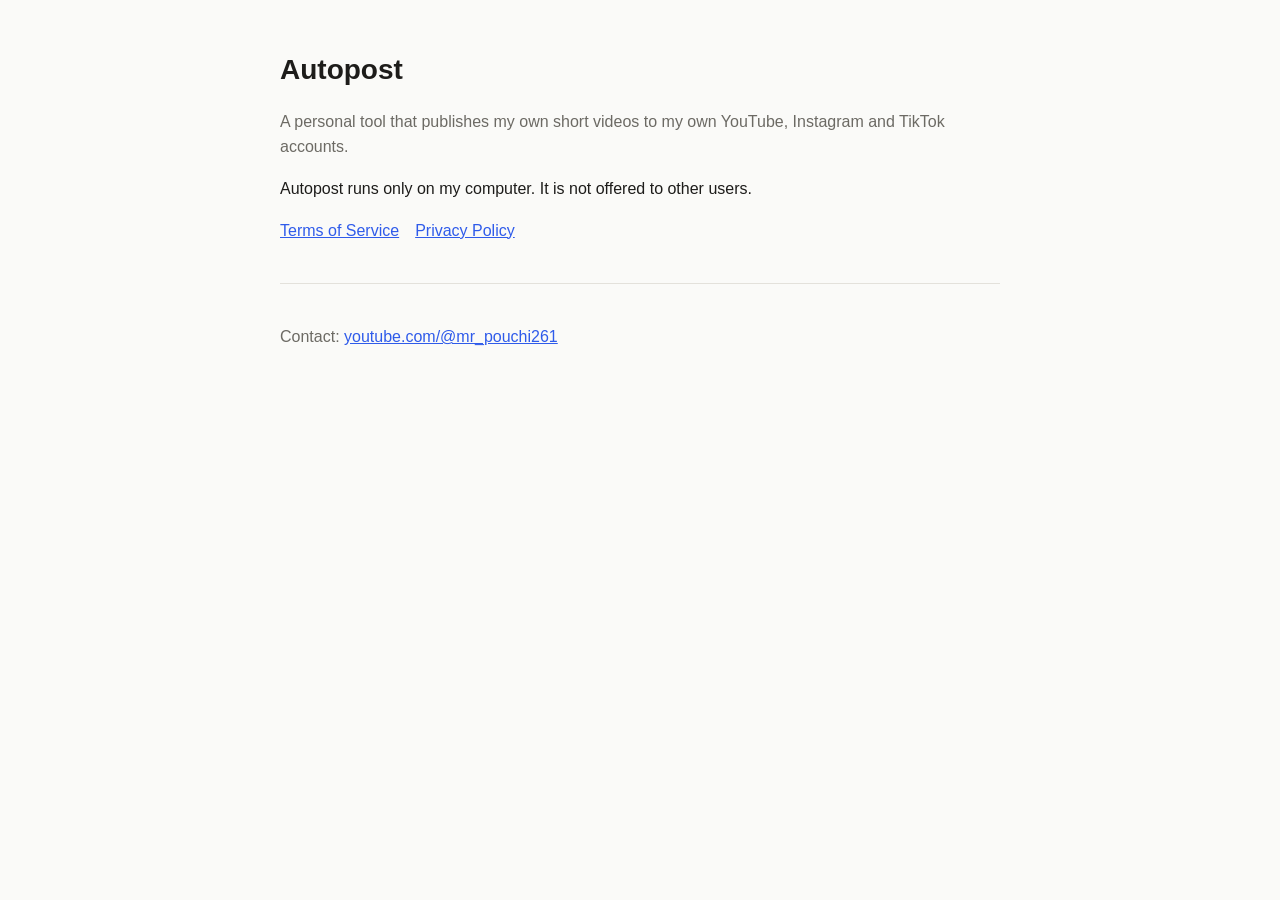
<file: index.html>
<!doctype html><html lang="en"><head><meta charset="utf-8"><meta name="viewport" content="width=device-width,initial-scale=1">
<title>Autopost</title><link rel="stylesheet" href="style.css"></head><body><main>
<h1>Autopost</h1>
<p class="muted">A personal tool that publishes my own short videos to my own YouTube, Instagram and TikTok accounts.</p>
<p>Autopost runs only on my computer. It is not offered to other users.</p>
<nav><a href="terms.html">Terms of Service</a><a href="privacy.html">Privacy Policy</a></nav>
<hr>
<p class="muted">Contact: <a href="https://www.youtube.com/@mr_pouchi261">youtube.com/@mr_pouchi261</a></p>
</main></body></html>
</file>
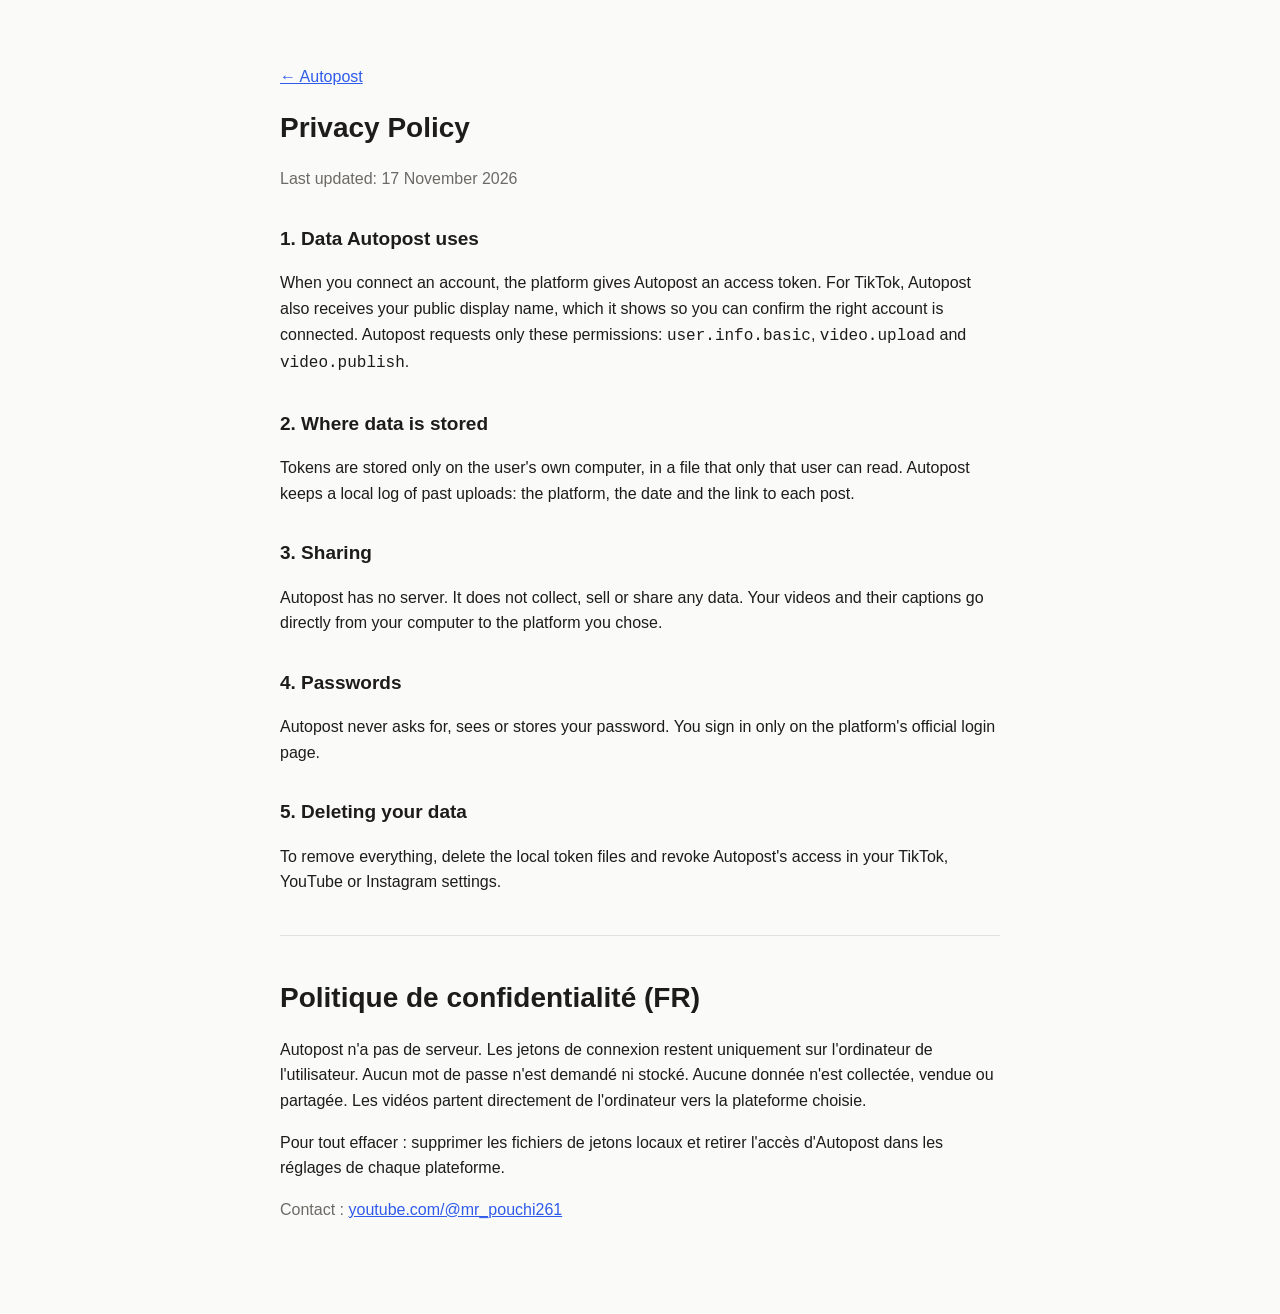
<file: privacy.html>
<!doctype html><html lang="en"><head><meta charset="utf-8"><meta name="viewport" content="width=device-width,initial-scale=1">
<title>Privacy Policy</title><link rel="stylesheet" href="style.css"></head><body><main>
<p><a href="index.html">← Autopost</a></p>
<h1>Privacy Policy</h1>
<p class="muted">Last updated: 17 November 2026</p>

<h2>1. Data Autopost uses</h2>
<p>When you connect an account, the platform gives Autopost an access token. For TikTok, Autopost also receives your public display name, which it shows so you can confirm the right account is connected. Autopost requests only these permissions: <code>user.info.basic</code>, <code>video.upload</code> and <code>video.publish</code>.</p>

<h2>2. Where data is stored</h2>
<p>Tokens are stored only on the user's own computer, in a file that only that user can read. Autopost keeps a local log of past uploads: the platform, the date and the link to each post.</p>

<h2>3. Sharing</h2>
<p>Autopost has no server. It does not collect, sell or share any data. Your videos and their captions go directly from your computer to the platform you chose.</p>

<h2>4. Passwords</h2>
<p>Autopost never asks for, sees or stores your password. You sign in only on the platform's official login page.</p>

<h2>5. Deleting your data</h2>
<p>To remove everything, delete the local token files and revoke Autopost's access in your TikTok, YouTube or Instagram settings.</p>

<hr>
<h1>Politique de confidentialité (FR)</h1>
<p>Autopost n'a pas de serveur. Les jetons de connexion restent uniquement sur l'ordinateur de l'utilisateur. Aucun mot de passe n'est demandé ni stocké. Aucune donnée n'est collectée, vendue ou partagée. Les vidéos partent directement de l'ordinateur vers la plateforme choisie.</p>
<p>Pour tout effacer : supprimer les fichiers de jetons locaux et retirer l'accès d'Autopost dans les réglages de chaque plateforme.</p>
<p class="muted">Contact : <a href="https://www.youtube.com/@mr_pouchi261">youtube.com/@mr_pouchi261</a></p>
</main></body></html>
</file>
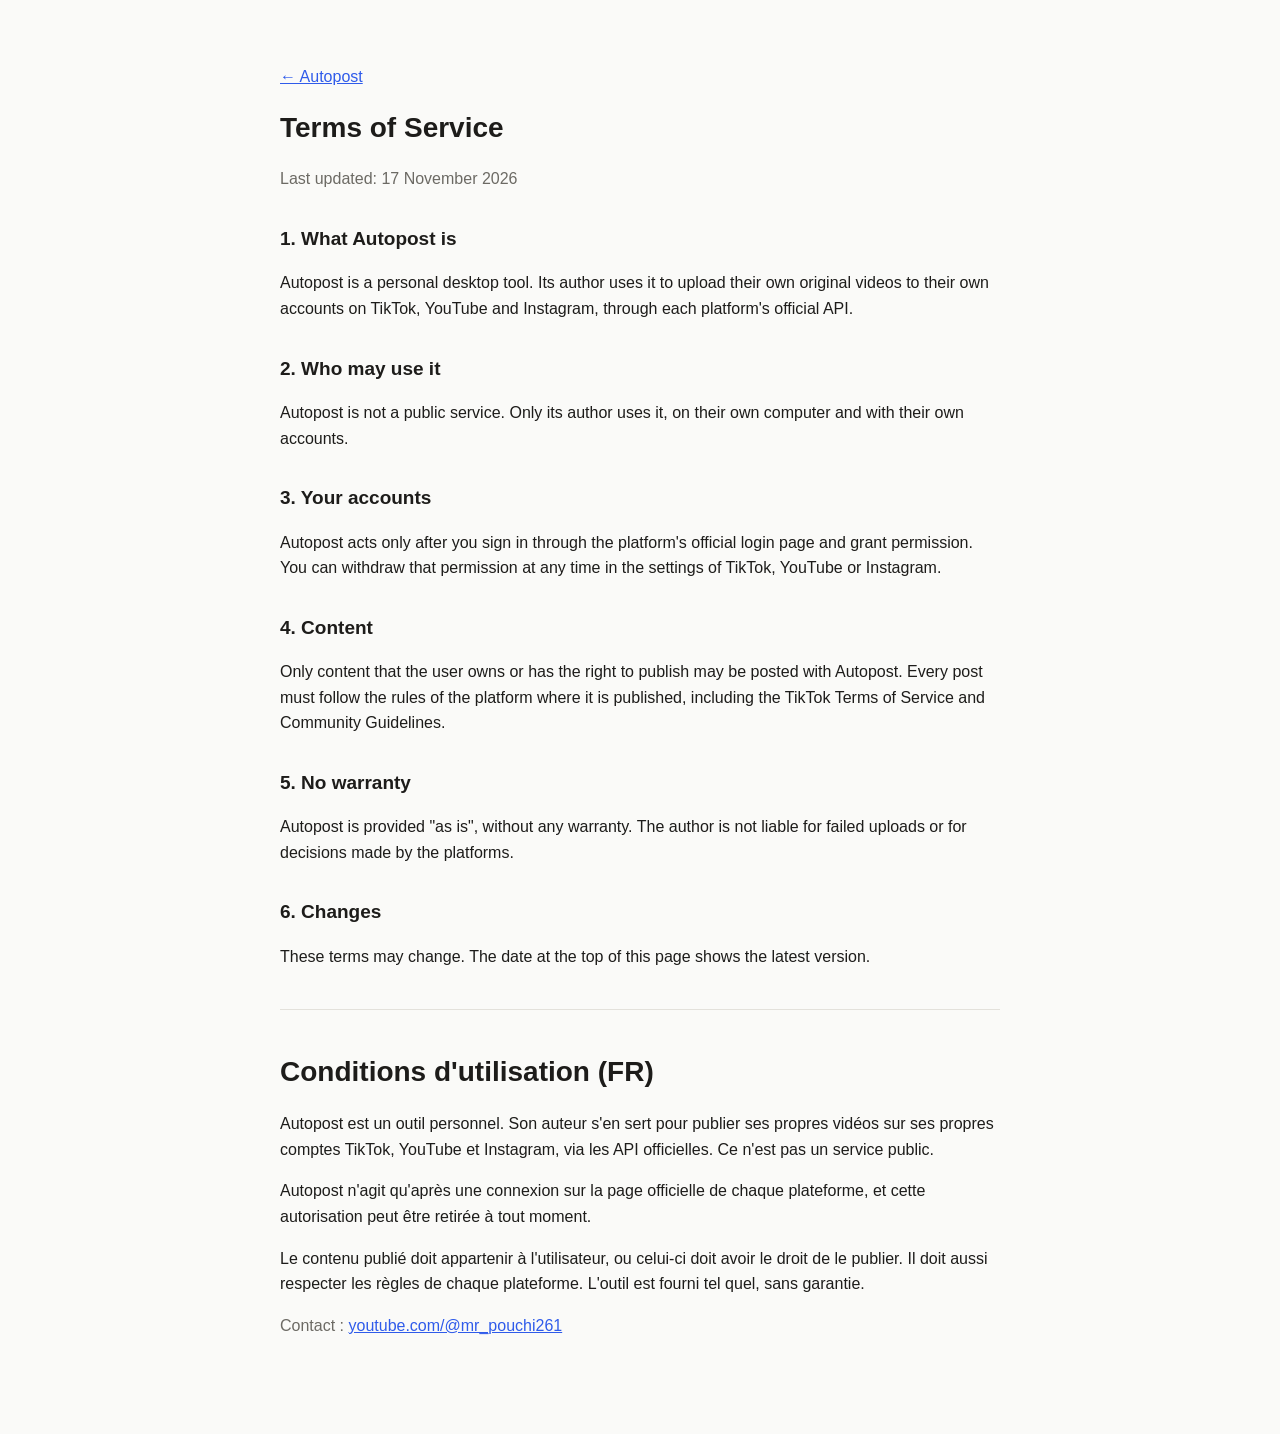
<file: terms.html>
<!doctype html><html lang="en"><head><meta charset="utf-8"><meta name="viewport" content="width=device-width,initial-scale=1">
<title>Terms of Service</title><link rel="stylesheet" href="style.css"></head><body><main>
<p><a href="index.html">← Autopost</a></p>
<h1>Terms of Service</h1>
<p class="muted">Last updated: 17 November 2026</p>

<h2>1. What Autopost is</h2>
<p>Autopost is a personal desktop tool. Its author uses it to upload their own original videos to their own accounts on TikTok, YouTube and Instagram, through each platform's official API.</p>

<h2>2. Who may use it</h2>
<p>Autopost is not a public service. Only its author uses it, on their own computer and with their own accounts.</p>

<h2>3. Your accounts</h2>
<p>Autopost acts only after you sign in through the platform's official login page and grant permission. You can withdraw that permission at any time in the settings of TikTok, YouTube or Instagram.</p>

<h2>4. Content</h2>
<p>Only content that the user owns or has the right to publish may be posted with Autopost. Every post must follow the rules of the platform where it is published, including the TikTok Terms of Service and Community Guidelines.</p>

<h2>5. No warranty</h2>
<p>Autopost is provided "as is", without any warranty. The author is not liable for failed uploads or for decisions made by the platforms.</p>

<h2>6. Changes</h2>
<p>These terms may change. The date at the top of this page shows the latest version.</p>

<hr>
<h1>Conditions d'utilisation (FR)</h1>
<p>Autopost est un outil personnel. Son auteur s'en sert pour publier ses propres vidéos sur ses propres comptes TikTok, YouTube et Instagram, via les API officielles. Ce n'est pas un service public.</p>
<p>Autopost n'agit qu'après une connexion sur la page officielle de chaque plateforme, et cette autorisation peut être retirée à tout moment.</p>
<p>Le contenu publié doit appartenir à l'utilisateur, ou celui-ci doit avoir le droit de le publier. Il doit aussi respecter les règles de chaque plateforme. L'outil est fourni tel quel, sans garantie.</p>
<p class="muted">Contact : <a href="https://www.youtube.com/@mr_pouchi261">youtube.com/@mr_pouchi261</a></p>
</main></body></html>
</file>
<file: style.css>
:root{--bg:#fafaf8;--text:#1d1c1a;--muted:#6c6a64;--line:#e3e1db;--accent:#2f5bea}
@media (prefers-color-scheme:dark){:root{--bg:#161615;--text:#ecebe6;--muted:#9a988f;--line:#34332f;--accent:#6d8dff}}
body{margin:0;background:var(--bg);color:var(--text);font:16px/1.6 -apple-system,BlinkMacSystemFont,"Segoe UI",sans-serif}
main{max-width:720px;margin:0 auto;padding:48px 20px 80px}
h1{font-size:28px;margin:0 0 4px}h2{font-size:19px;margin-top:32px}
.muted{color:var(--muted)}a{color:var(--accent)}hr{border:0;border-top:1px solid var(--line);margin:40px 0}
nav a{margin-right:16px}
</file>
